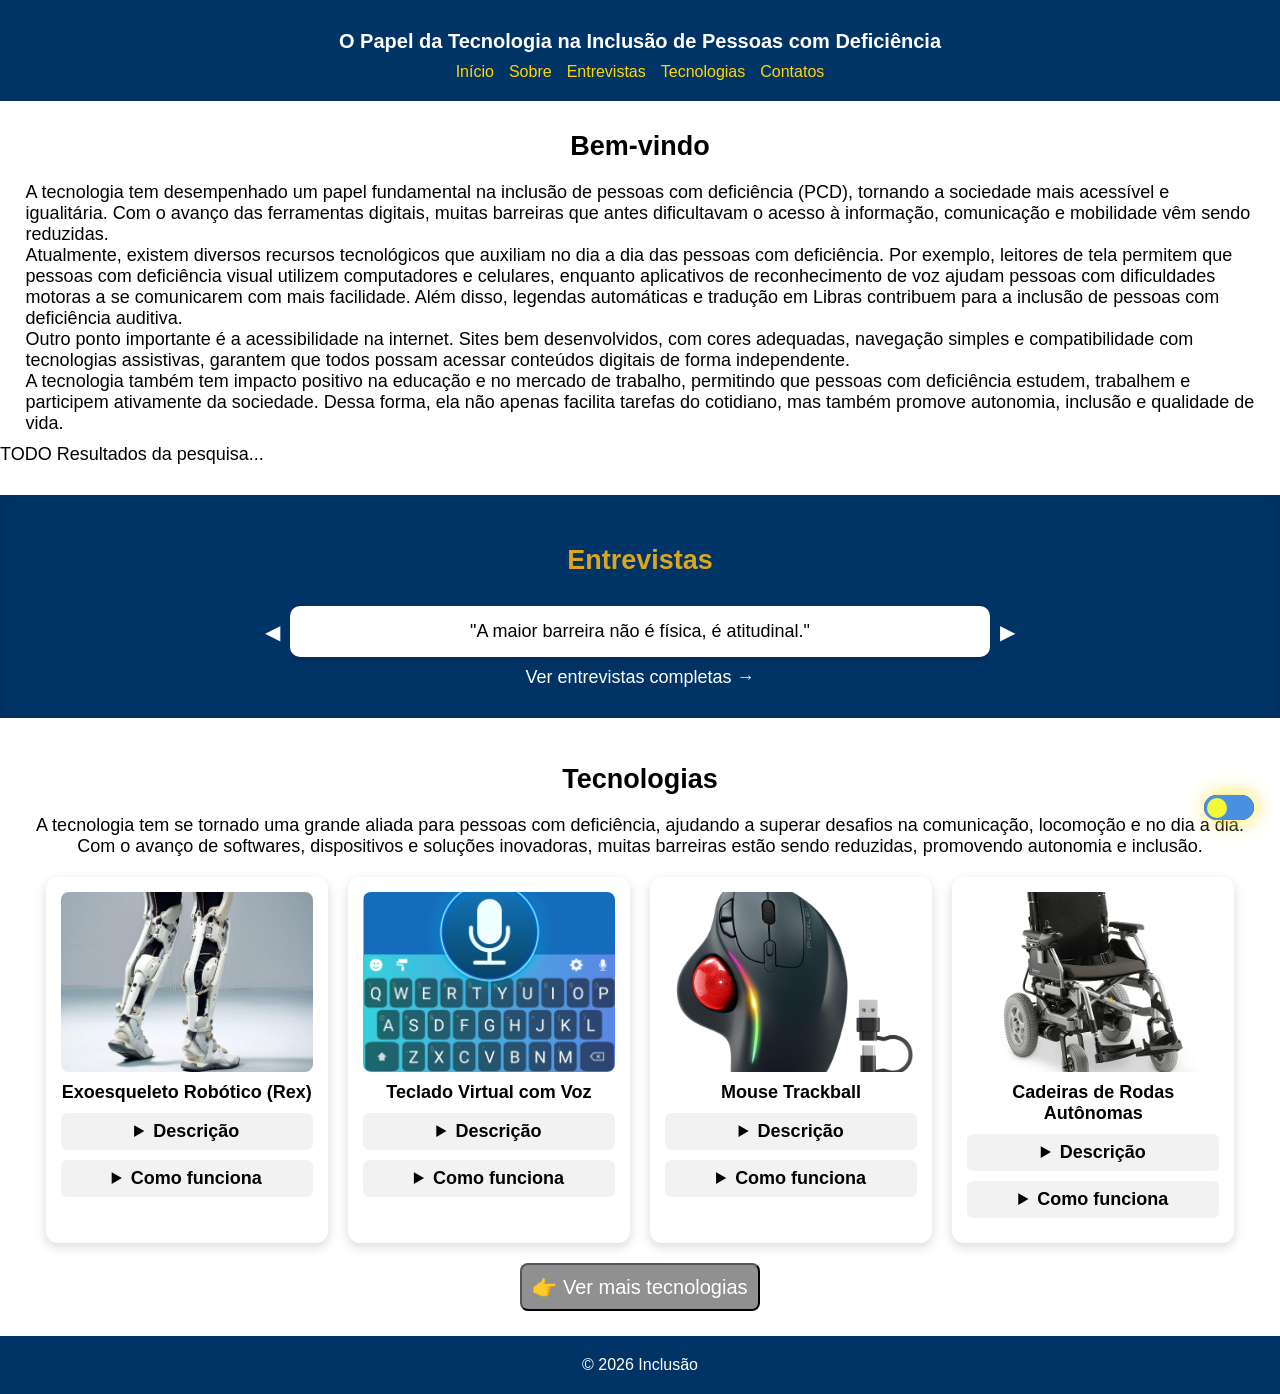
<file: index.html>
<!DOCTYPE html>
<html lang="pt-BR">
<head>
    <meta charset="UTF-8">
    <meta name="viewport" content="width=device-width, initial-scale=1.0">
    <title>Início</title>
    <link rel="stylesheet" href="css/style.css">
    <link rel="stylesheet" href="css/dark_mode.css">
</head>

<body data-theme="default">

    <header>
        <h1>O Papel da Tecnologia na Inclusão de Pessoas com Deficiência</h1>
        <nav>
            <ul>
                <li><a href="index.html">Início</a></li>
                <li><a href="Sobre.html">Sobre</a></li>
                <li><a href="entrevistas.html">Entrevistas</a></li>
                <li><a href="tecnologia.html">Tecnologias</a></li>
                <li><a href="Contato.html">Contatos</a></li>
            </ul>
        </nav>
        
        <div class="switch">
            <input type="checkbox" id="dark-mode">
            <label for="dark-mode" class="slider"></label>
        </div>
    </header>

    <main>
        <!-- ========== -->
        <!-- Introdução -->
        <!-- ========== -->
        <section class="intro">
            <h2>Bem-vindo</h2>
            <p>
                A tecnologia tem desempenhado um papel fundamental na inclusão de pessoas com deficiência (PCD), tornando a sociedade mais acessível e igualitária. Com o avanço das ferramentas digitais, muitas barreiras que antes dificultavam o acesso à informação, comunicação e mobilidade vêm sendo reduzidas.
            </p>
            <p>
                Atualmente, existem diversos recursos tecnológicos que auxiliam no dia a dia das pessoas com deficiência. Por exemplo, leitores de tela permitem que pessoas com deficiência visual utilizem computadores e celulares, enquanto aplicativos de reconhecimento de voz ajudam pessoas com dificuldades motoras a se comunicarem com mais facilidade. Além disso, legendas automáticas e tradução em Libras contribuem para a inclusão de pessoas com deficiência auditiva.
            </p>
            <p>
                Outro ponto importante é a acessibilidade na internet. Sites bem desenvolvidos, com cores adequadas, navegação simples e compatibilidade com tecnologias assistivas, garantem que todos possam acessar conteúdos digitais de forma independente.
            </p>
            <p>
                A tecnologia também tem impacto positivo na educação e no mercado de trabalho, permitindo que pessoas com deficiência estudem, trabalhem e participem ativamente da sociedade. Dessa forma, ela não apenas facilita tarefas do cotidiano, mas também promove autonomia, inclusão e qualidade de vida.
            </p>
        </section>

        <section>
            TODO
            Resultados da pesquisa...
        </section>

        <!-- =========== -->
        <!-- Entrevistas -->
        <!-- =========== -->
        <section class="entrevistas">
            <h2>Entrevistas</h2>

            <div class="carrossel">

                <button class="prev">◀</button>

                <div class="carrossel-container">
                    
                    <div class="slide active">
                        <p>"A maior barreira não é física, é atitudinal."</p>
                    </div>

                    <div class="slide">
                        <p>"Tecnologia nenhuma substitui a experiência humana."</p>
                    </div>

                    <div class="slide">
                        <p>"A acessibilidade não é favor, é equidade."</p>
                    </div>

                </div>

                <button class="next">▶</button>
            </div>

            <a href="entrevistas.html" class="ver-mais">
                Ver entrevistas completas →
            </a>
        </section>


        <!-- =========== -->
        <!-- Tecnologias -->
        <!-- =========== -->
        <section class="tecnologia">
            <h2>Tecnologias</h2>

            <p>A tecnologia tem se tornado uma grande aliada para pessoas com deficiência, ajudando a superar desafios na comunicação, locomoção e no dia a dia. Com o avanço de softwares, dispositivos e soluções inovadoras, muitas barreiras estão sendo reduzidas, promovendo autonomia e inclusão.</p>

            <div class="container">

                <article class="card-tecnologia">

                    <img src="imagens/Pernas robo.png" alt="Pernas de um robô" class="img-tecnologia">

                    <div class="texto-tecnologia">
                        <h4>Exoesqueleto Robótico (Rex)</h4>

                        <details>
                            <summary>Descrição</summary>
                            <p>
                                Amplia a força física do usuário, ajudando pessoas com limitações motoras a realizarem movimentos com mais facilidade.
                            </p>
                        </details>
                        <details>
                            <summary>Como funciona</summary>
                            <p>
                                Sensores captam os sinais elétricos enviados pelo cérebro aos músculos. O sistema interpreta esses sinais e potencializa o movimento, podendo aumentar a força em até 10 vezes.
                            </p>
                        </details>
                    </div>
                </article>
                
                <article class="card-tecnologia">
                    <img src="imagens/teclado-virtual-voz.png" alt="teclado virtual" class="img-tecnologia">
                    <div class="texto-tecnologia">
                        <h4>Teclado Virtual com Voz</h4>
                        <details>
                            <summary>Descrição</summary>
                            <p>
                                Permite que pessoas com dificuldades de fala se comuniquem por meio de texto e áudio.
                            </p>
                        </details>
                        <details>
                            <summary>Como funciona</summary>
                            <p>
                                O usuário digita ou seleciona frases prontas, e o sistema transforma o texto em fala através de um sintetizador de voz.
                            </p>
                        </details>
                    </div>
                </article>
                
                <article class="card-tecnologia">
                    <img src="imagens/mouse-trackball.jpg" alt="Mouse Trackball" class="img-tecnologia">
                    <div class="texto-tecnologia">
                        <h4>Mouse Trackball</h4>
                        <details>
                            <summary>Descrição</summary>
                            <p>
                                Alternativa ao mouse tradicional, ideal para quem tem dificuldade de coordenação motora.
                            </p>
                        </details>
                        <details>
                            <summary>Como funciona</summary>
                            <p>
                                O cursor é controlado por uma esfera giratória, exigindo menos esforço e movimento do usuário.
                            </p>
                        </details>
                    </div>
                </article>
                
                <article class="card-tecnologia">
                    <img src="imagens/cadeira.png" alt="Cadeiras de Rodas Autônomas" class="img-tecnologia">
                    <div class="texto-tecnologia">
                        <h4>Cadeiras de Rodas Autônomas</h4>
                        <details>
                            <summary>Descrição</summary>
                            <p>
                                Facilitam a locomoção com navegação inteligente e segura.
                            </p>
                        </details>
                        <details>
                            <summary>Como funciona</summary>
                            <p>
                                Utilizam inteligência artificial para mapear o ambiente e desviar de obstáculos em tempo real.
                            </p>
                        </details>
                    </div>
                </article>
            </div><!--container-->

            <button><a href="tecnologia.html">👉 Ver mais tecnologias</a></button>
        </section>

    </main>

    <footer>
        <p>© 2026 Inclusão</p>
    </footer>
</body>

<script src="js/acessibility.js"></script>
</html>
</file>
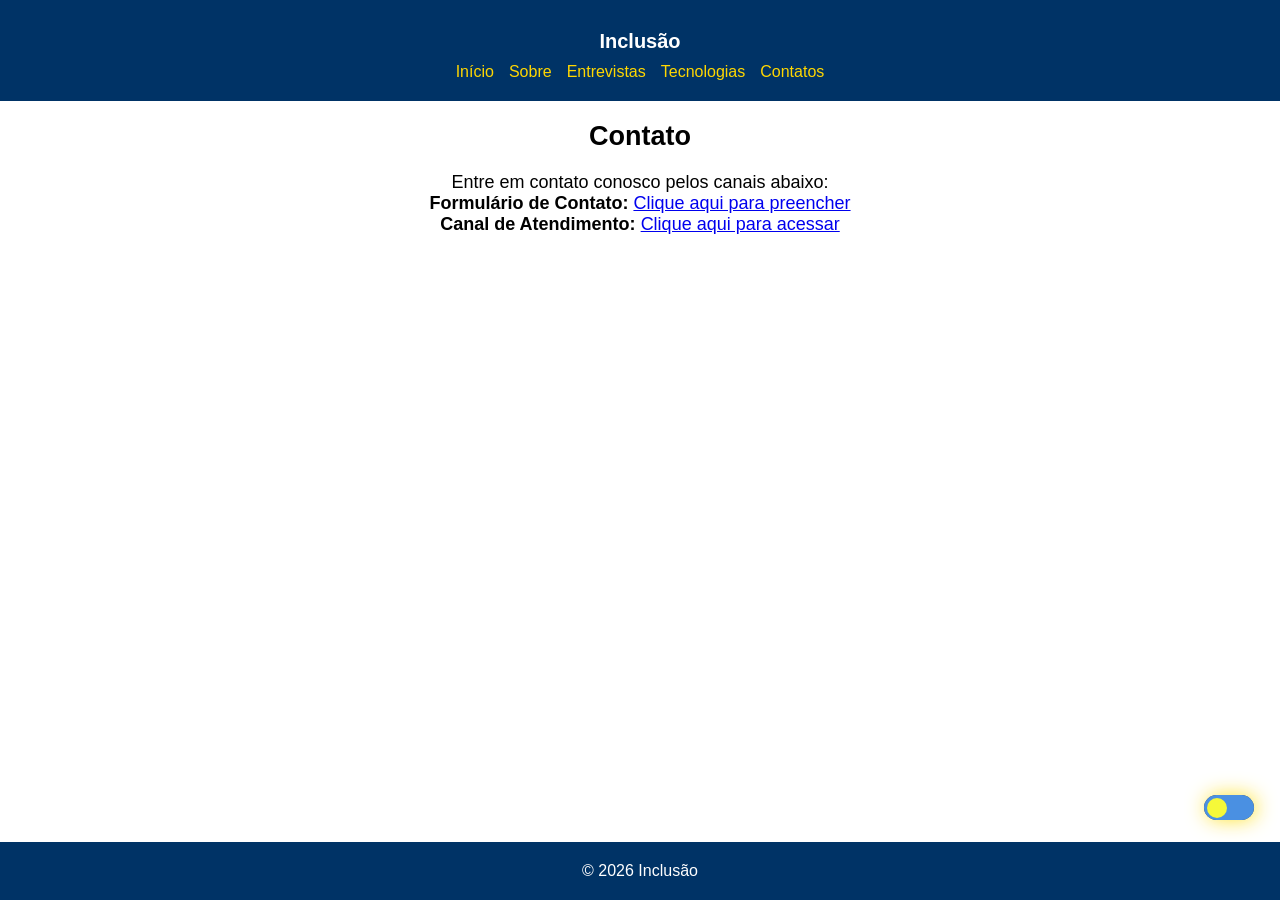
<file: Contato.html>
<!DOCTYPE html>
<html lang="pt-BR">
<head>
    <meta charset="UTF-8">
    <meta name="viewport" content="width=device-width, initial-scale=1.0">
    <title>Contato</title>
    <link rel="stylesheet" href="css/style.css">
    <link rel="stylesheet" href="css/dark_mode.css">
</head>

<body data-theme="default">

    <header>
        <h1>Inclusão</h1>
        <nav>
            <ul>
                <li><a href="index.html">Início</a></li>
                <li><a href="Sobre.html">Sobre</a></li>
                <li><a href="entrevistas.html">Entrevistas</a></li>
                <li><a href="tecnologia.html">Tecnologias</a></li>
                <li><a href="Contato.html">Contatos</a></li>
            </ul>
        </nav>

        <div class="switch">
            <input type="checkbox" id="dark-mode">
            <label for="dark-mode" class="slider"></label>
        </div>
    </header>

    <main>
        <h2>Contato</h2>

        <p>Entre em contato conosco pelos canais abaixo:</p>

        <p>
            <strong>Formulário de Contato:</strong>
            <a href="https://docs.google.com/forms/d/e/1FAIpQLSdudVORscIf21CtVWi2OP9rBy6Uv0puRewcEjhUPl1iud_RRw/viewform?usp=header" target="_blank">
                Clique aqui para preencher
            </a>
        </p>

        <p>
            <strong>Canal de Atendimento:</strong>
            <a href="https://www.cruzeirodosul.edu.br/a-cruzeiro-do-sul/canais-de-atendimento/" target="_blank">
                Clique aqui para acessar
            </a>
        </p>

    </main>

    <footer>
        <p>© 2026 Inclusão</p>
    </footer>

</body>

<script src="js/acessibility.js"></script>
</html>
</file>
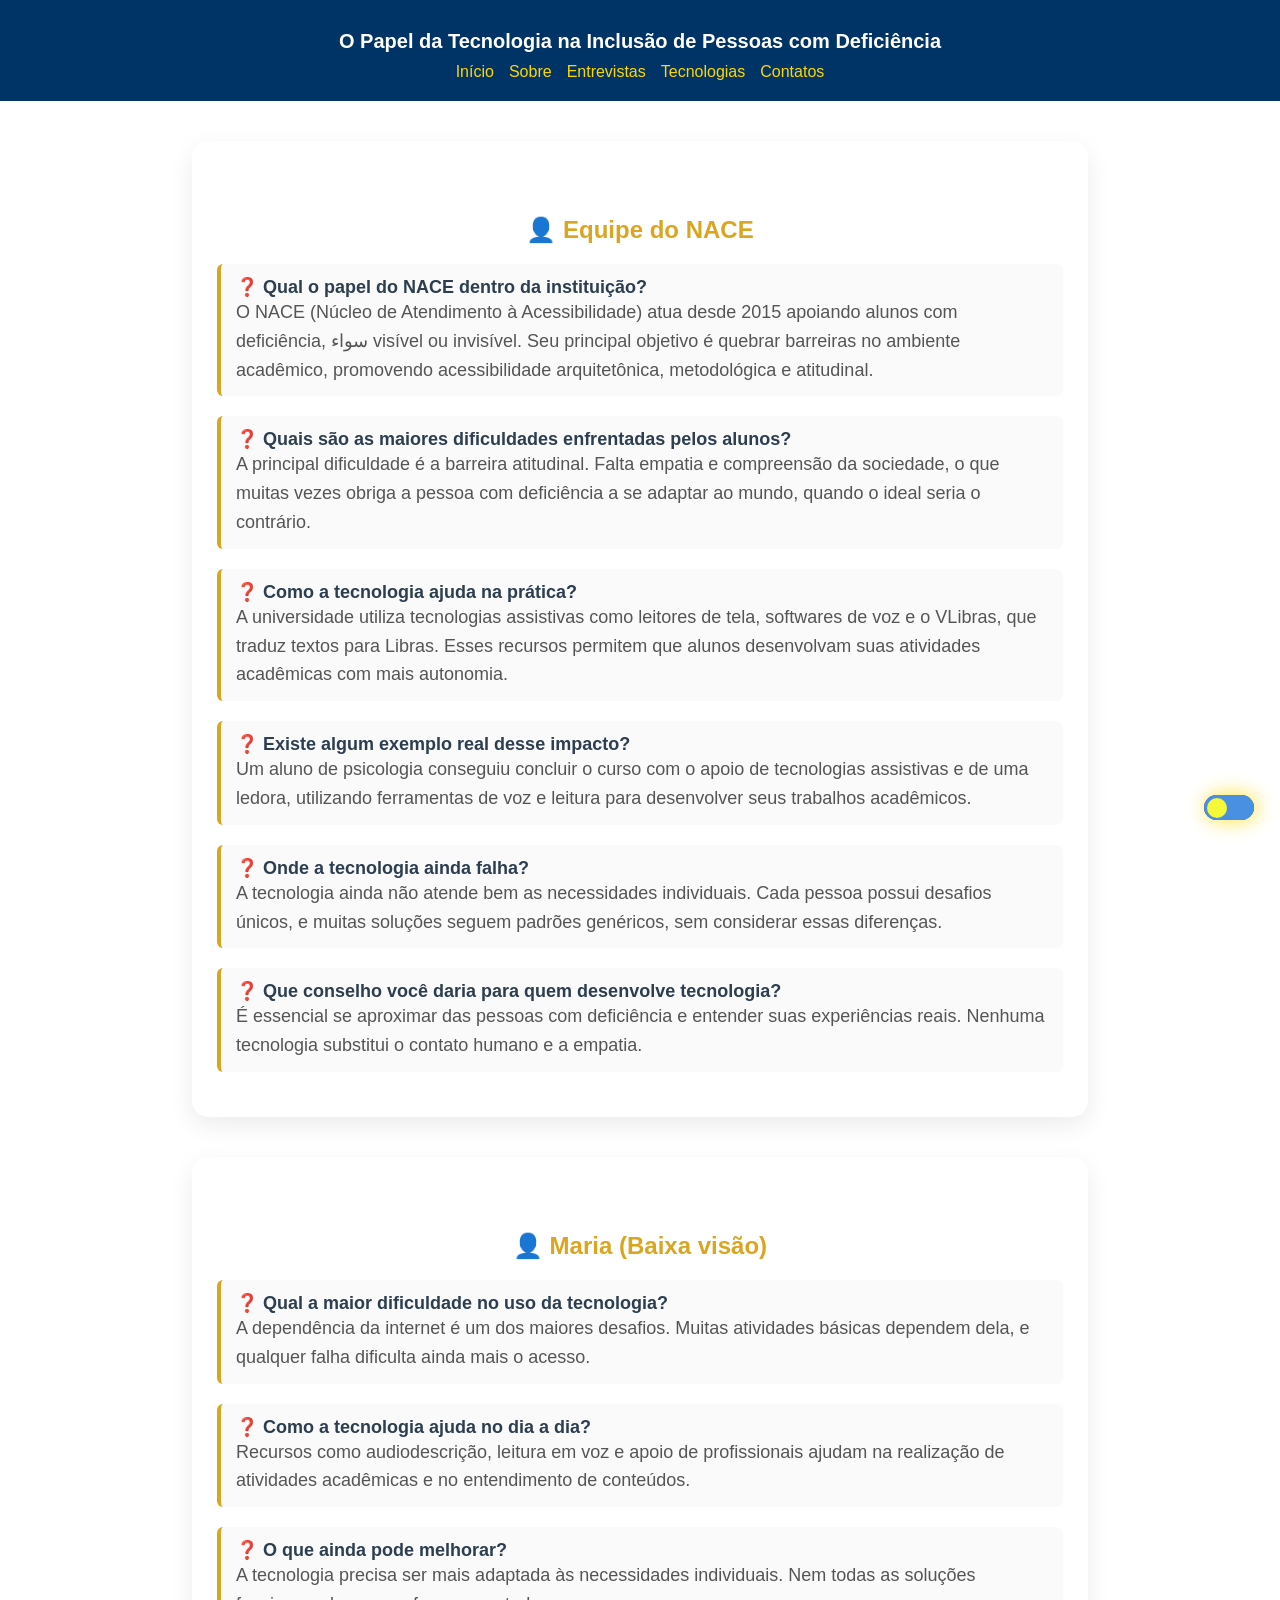
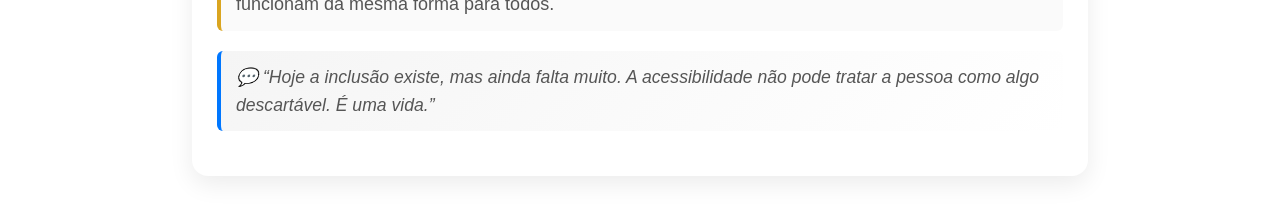
<file: entrevistas.html>
<!DOCTYPE html>
<html lang="pt-BR">
<head>
    <meta charset="UTF-8">
    <meta name="viewport" content="width=device-width, initial-scale=1.0">
    <title>Entrevistas</title>
    <link rel="stylesheet" href="css/style.css">
    <link rel="stylesheet" href="css/dark_mode.css">
</head>

<body data-theme="default">
    <header>
        <h1>O Papel da Tecnologia na Inclusão de Pessoas com Deficiência</h1>
        <nav>
            <ul>
                <li><a href="index.html">Início</a></li>
                <li><a href="Sobre.html">Sobre</a></li>
                <li><a href="entrevistas.html">Entrevistas</a></li>
                <li><a href="tecnologia.html">Tecnologias</a></li>
                <li><a href="Contato.html">Contatos</a></li>
            </ul>
        </nav>
        
        <div class="switch">
            <input type="checkbox" id="dark-mode">
            <label for="dark-mode" class="slider"></label>
        </div>
    </header>

    <main>
        <section class="entrevistado">
            <h3>👤 Equipe do NACE</h3>
            <div class="qa">
                <p class="pergunta">❓ Qual o papel do NACE dentro da instituição?</p>
                <p class="resposta">
                    O NACE (Núcleo de Atendimento à Acessibilidade) atua desde 2015 apoiando alunos com deficiência, سواء visível ou invisível. Seu principal objetivo é quebrar barreiras no ambiente acadêmico, promovendo acessibilidade arquitetônica, metodológica e atitudinal.
                </p>
            </div>
            <div class="qa">
                <p class="pergunta">❓ Quais são as maiores dificuldades enfrentadas pelos alunos?</p>
                <p class="resposta">
                    A principal dificuldade é a barreira atitudinal. Falta empatia e compreensão da sociedade, o que muitas vezes obriga a pessoa com deficiência a se adaptar ao mundo, quando o ideal seria o contrário.
                </p>
            </div>
            <div class="qa">
                <p class="pergunta">❓ Como a tecnologia ajuda na prática?</p>
                <p class="resposta">
                    A universidade utiliza tecnologias assistivas como leitores de tela, softwares de voz e o VLibras, que traduz textos para Libras. Esses recursos permitem que alunos desenvolvam suas atividades acadêmicas com mais autonomia.
                </p>
            </div>
            <div class="qa">
                <p class="pergunta">❓ Existe algum exemplo real desse impacto?</p>
                <p class="resposta">
                    Um aluno de psicologia conseguiu concluir o curso com o apoio de tecnologias assistivas e de uma ledora, utilizando ferramentas de voz e leitura para desenvolver seus trabalhos acadêmicos.
                </p>
            </div>
            <div class="qa">
                <p class="pergunta">❓ Onde a tecnologia ainda falha?</p>
                <p class="resposta">
                    A tecnologia ainda não atende bem as necessidades individuais. Cada pessoa possui desafios únicos, e muitas soluções seguem padrões genéricos, sem considerar essas diferenças.
                </p>
            </div>
            <div class="qa">
                <p class="pergunta">❓ Que conselho você daria para quem desenvolve tecnologia?</p>
                <p class="resposta">
                    É essencial se aproximar das pessoas com deficiência e entender suas experiências reais. Nenhuma tecnologia substitui o contato humano e a empatia.
                </p>
            </div>
        </section>
        <section class="entrevistado">
            <h3>👤 Maria (Baixa visão)</h3>
            <div class="qa">
                <p class="pergunta">❓ Qual a maior dificuldade no uso da tecnologia?</p>
                <p class="resposta">
                    A dependência da internet é um dos maiores desafios. Muitas atividades básicas dependem dela, e qualquer falha dificulta ainda mais o acesso.
                </p>
            </div>
            <div class="qa">
                <p class="pergunta">❓ Como a tecnologia ajuda no dia a dia?</p>
                <p class="resposta">
                    Recursos como audiodescrição, leitura em voz e apoio de profissionais ajudam na realização de atividades acadêmicas e no entendimento de conteúdos.
                </p>
            </div>
            <div class="qa">
                <p class="pergunta">❓ O que ainda pode melhorar?</p>
                <p class="resposta">
                    A tecnologia precisa ser mais adaptada às necessidades individuais. Nem todas as soluções funcionam da mesma forma para todos.
                </p>
            </div>
            <div class="qa destaque">
                <p class="resposta">
                    💬 “Hoje a inclusão existe, mas ainda falta muito. A acessibilidade não pode tratar a pessoa como algo descartável. É uma vida.”
                </p>
            </div>
        </section>
    </main>

</body>

<script src="js/acessibility.js"></script>
</html>
</file>
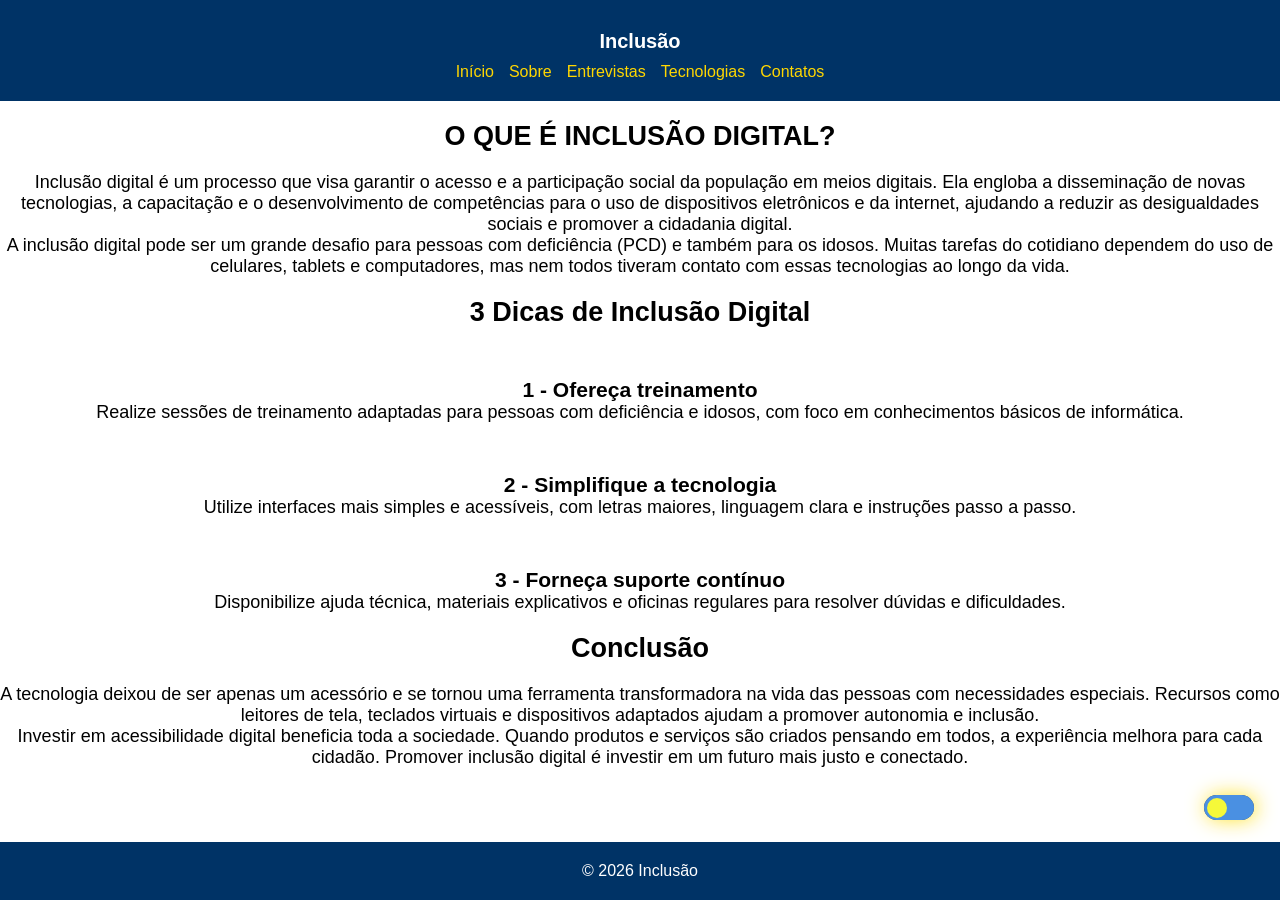
<file: Sobre.html>
<!DOCTYPE html>
<html lang="pt-BR">
<head>
    <meta charset="UTF-8">
    <meta name="viewport" content="width=device-width, initial-scale=1.0">
    <title>Sobre</title>
    <link rel="stylesheet" href="css/style.css">
    <link rel="stylesheet" href="css/dark_mode.css">
</head>

<body data-theme="default">

    <header>
        <h1>Inclusão</h1>
        <nav>
            <ul>
                <li><a href="index.html">Início</a></li>
                <li><a href="Sobre.html">Sobre</a></li>
                <li><a href="entrevistas.html">Entrevistas</a></li>
                <li><a href="tecnologia.html">Tecnologias</a></li>
                <li><a href="Contato.html">Contatos</a></li>
            </ul>
        </nav>

        <div class="switch">
            <input type="checkbox" id="dark-mode">
            <label for="dark-mode" class="slider"></label>
        </div>
    </header>

    <main>
        <h2>O QUE É INCLUSÃO DIGITAL?</h2>

        <p>
            Inclusão digital é um processo que visa garantir o acesso e a participação social da
            população em meios digitais. Ela engloba a disseminação de novas tecnologias, a
            capacitação e o desenvolvimento de competências para o uso de dispositivos
            eletrônicos e da internet, ajudando a reduzir as desigualdades sociais e promover
            a cidadania digital.
        </p>

        <p>
            A inclusão digital pode ser um grande desafio para pessoas com deficiência (PCD)
            e também para os idosos. Muitas tarefas do cotidiano dependem do uso de celulares,
            tablets e computadores, mas nem todos tiveram contato com essas tecnologias ao
            longo da vida.
        </p>

        <h2>3 Dicas de Inclusão Digital</h2>

        <h3>1 - Ofereça treinamento</h3>
        <p>
            Realize sessões de treinamento adaptadas para pessoas com deficiência e idosos,
            com foco em conhecimentos básicos de informática.
        </p>

        <h3>2 - Simplifique a tecnologia</h3>
        <p>
            Utilize interfaces mais simples e acessíveis, com letras maiores, linguagem clara
            e instruções passo a passo.
        </p>

        <h3>3 - Forneça suporte contínuo</h3>
        <p>
            Disponibilize ajuda técnica, materiais explicativos e oficinas regulares para
            resolver dúvidas e dificuldades.
        </p>

        <h2>Conclusão</h2>

        <p>
            A tecnologia deixou de ser apenas um acessório e se tornou uma ferramenta
            transformadora na vida das pessoas com necessidades especiais. Recursos como
            leitores de tela, teclados virtuais e dispositivos adaptados ajudam a promover
            autonomia e inclusão.
        </p>

        <p>
            Investir em acessibilidade digital beneficia toda a sociedade. Quando produtos e
            serviços são criados pensando em todos, a experiência melhora para cada cidadão.
            Promover inclusão digital é investir em um futuro mais justo e conectado.
        </p>
    </main>

    <footer>
        <p>© 2026 Inclusão</p>
    </footer>

</body>

<script src="js/acessibility.js"></script>
</html>
</file>
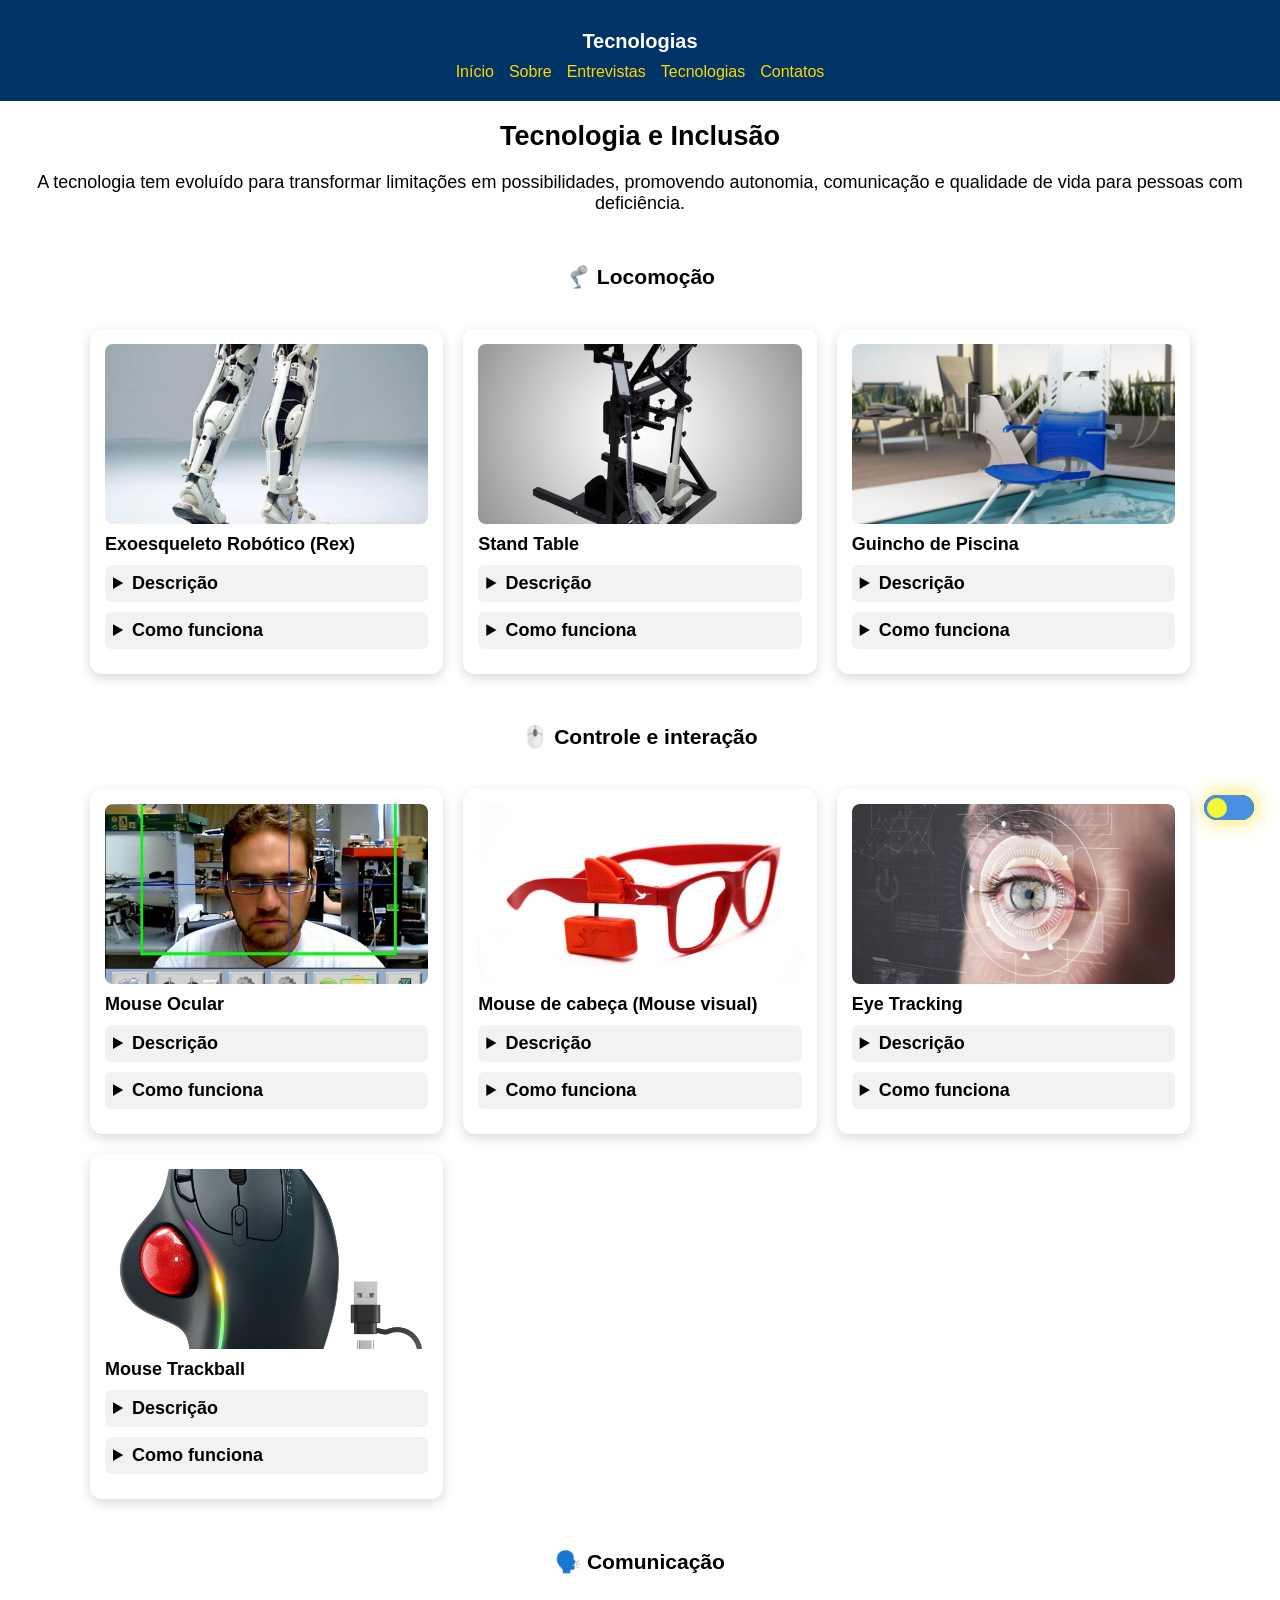
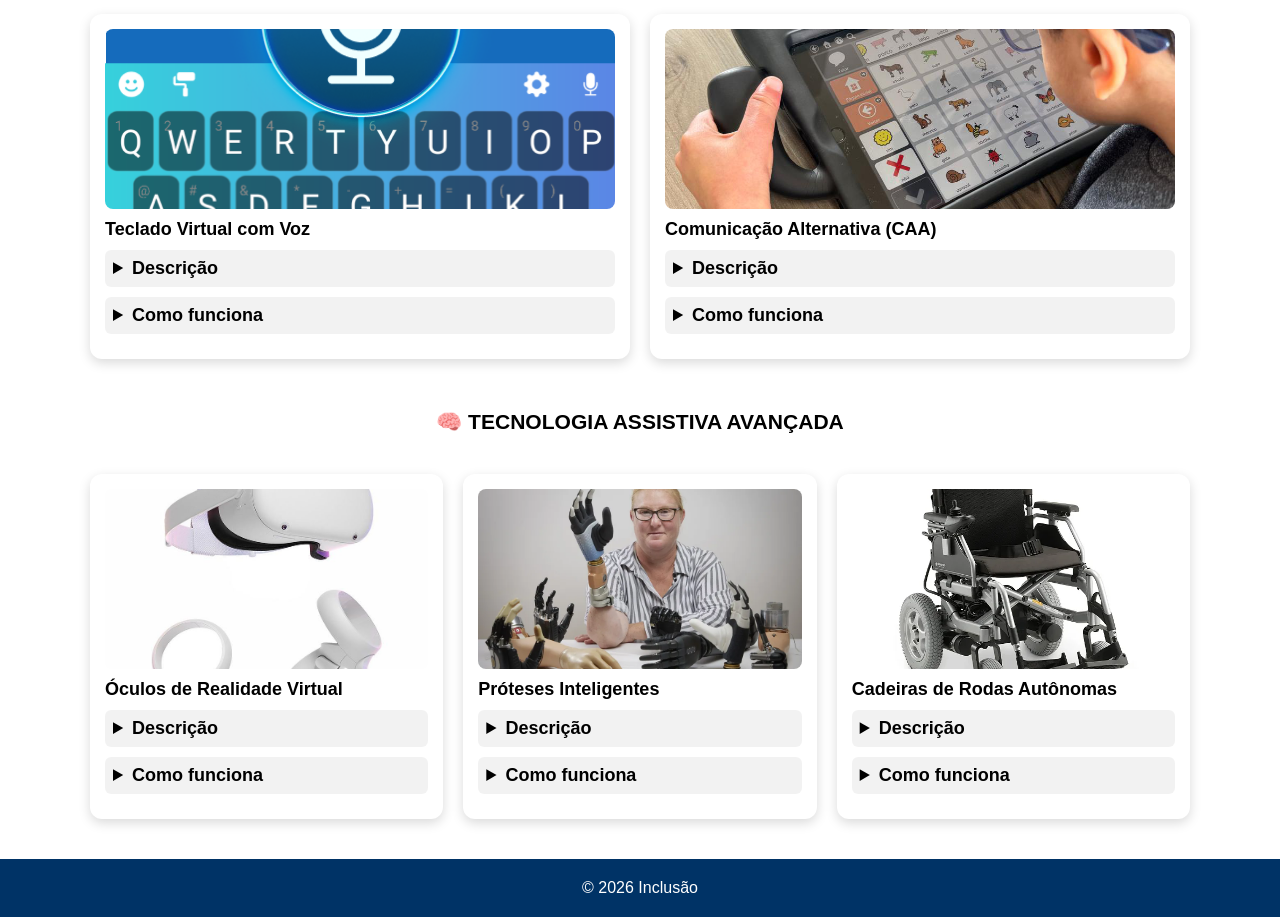
<file: tecnologia.html>
<!DOCTYPE html>
<html lang="pt-BR">
<head>
    <meta charset="UTF-8">
    <meta name="viewport" content="width=device-width, initial-scale=1.0">
    <title>Tecnologias</title>
    <link rel="stylesheet" href="css/style.css">
    <link rel="stylesheet" href="css/dark_mode.css">
</head>

<body data-theme="default">

    <header>
        <h1>Tecnologias</h1>
        <nav>
            <ul>
                <li><a href="index.html">Início</a></li>
                <li><a href="Sobre.html">Sobre</a></li>
                <li><a href="entrevistas.html">Entrevistas</a></li>
                <li><a href="tecnologia.html">Tecnologias</a></li>
                <li><a href="Contato.html">Contatos</a></li>
            </ul>
        </nav>

        <div class="switch">
            <input type="checkbox" id="dark-mode">
            <label for="dark-mode" class="slider"></label>
        </div>
    </header>

<main>
    <h2>Tecnologia e Inclusão</h2>
    <p>A tecnologia tem evoluído para transformar limitações em possibilidades, promovendo autonomia, comunicação e qualidade de vida para pessoas com deficiência.</p>


    <h3>🦿 Locomoção</h3>
    <section class="categoria">

        <!-- Tecnologia 1 -->
        <article class="card-tecnologia">

            <img src="imagens/Pernas robo.png" alt="Pernas de um robô" class="img-tecnologia">

            <div class="texto-tecnologia">
                <h4>Exoesqueleto Robótico (Rex)</h4>

                <details>
                    <summary>Descrição</summary>
                    <p>
                        Amplia a força física do usuário, ajudando pessoas com limitações motoras a realizarem movimentos com mais facilidade.
                    </p>
                </details>
                <details>
                    <summary>Como funciona</summary>
                    <p>
                        Sensores captam os sinais elétricos enviados pelo cérebro aos músculos. O sistema interpreta esses sinais e potencializa o movimento, podendo aumentar a força em até 10 vezes.
                    </p>
                </details>
            </div>
        </article>

        <!-- Tecnologia 2 -->
        <article class="card-tecnologia">
            <img src="imagens/stand-table.png" alt="Stand Table" class="img-tecnologia">

            <div class="texto-tecnologia">
                <h4>Stand Table</h4>

                <details>
                    <summary>Descrição</summary>
                    <p>
                        Equipamento que permite que pessoas em cadeira de rodas fiquem em pé, melhorando a circulação e qualidade de vida.
                    </p>
                </details>
                <details>
                    <summary>Como funciona</summary>
                    <p>
                        Funciona de forma semelhante a uma cadeira de rodas, mas permite elevar o usuário à posição ereta. O controle é feito manualmente pelos braços.
                    </p>
                </details>
            </div>
        </article>

        <!-- Tecnologia 3 -->
        <article class="card-tecnologia">
            <img src="imagens/guincho-piscina.png" alt="Guincho de Piscina" class="img-tecnologia">

            <div class="texto-tecnologia">
                <h4>Guincho de Piscina</h4>
                
                <details>
                    <summary>Descrição</summary>
                    <p>
                        Facilita o acesso de pessoas com deficiência física a piscinas, promovendo inclusão em atividades de lazer.
                    </p>
                </details>
                <details>
                    <summary>Como funciona</summary>
                    <p>
                        Uma cadeira acoplada a um sistema elétrico levanta e abaixa o usuário com segurança, permitindo a entrada e saída da água.
                    </p>
                </details>
            </div>
        </article>
    </section>
   
    <h3>🖱️ Controle e interação</h3>
    <section class="categoria">

        <!-- Tecnologia 4 -->
        <article class="card-tecnologia">

            <img src="imagens/mouse ocular.png" alt="Mouse ocular" class="img-tecnologia">

            <div class="texto-tecnologia">
                <h4>Mouse Ocular</h4>

                <details>
                    <summary>Descrição</summary>
                    <p>
                        Permite controlar o computador apenas com os movimentos dos olhos, sendo ideal para pessoas com mobilidade reduzida.
                    </p>
                </details>
                <details>
                    <summary>Como funciona</summary>
                    <p>
                        Sensores captam os movimentos oculares e os transformam em comandos para o computador, permitindo mover o cursor e clicar.
                    </p>
                </details>
            </div>
        </article>


        <!-- Tecnologia 5 -->
        <article class="card-tecnologia">

            <img src="imagens/mouse-de-cabeca.jpg" alt="Mouse de cabeça" class="img-tecnologia">

            <div class="texto-tecnologia">
                <h4>Mouse de cabeça (Mouse visual)</h4>

                <details>
                    <summary>Descrição</summary>
                    <p>
                        Possibilita o controle do cursor usando movimentos da cabeça.
                    </p>
                </details>
                <details>
                    <summary>Como funciona</summary>
                    <p>
                        Uma webcam identifica pontos do rosto e traduz os movimentos em comandos, substituindo o uso do mouse tradicional.
                    </p>
                </details>
            </div>
        </article>


        <!-- Tecnologia 6 -->
        <article class="card-tecnologia">
            <img src="imagens/eyetracking.jpg" alt="Eye Tracking" class="img-tecnologia">
            <div class="texto-tecnologia">
                <h4>Eye Tracking</h4>
                <details>
                    <summary>Descrição</summary>
                    <p>
                        Tecnologia que rastreia o movimento dos olhos para controlar dispositivos, ideal para pessoas com mobilidade limitada.
                    </p>
                </details>
                <details>
                    <summary>Como funciona</summary>
                    <p>
                        Câmeras e sensores detectam para onde o usuário está olhando e transformam isso em ações, como clicar ou navegar.
                    </p>
                </details>
            </div>
        </article>


         <!-- Tecnologia 7 -->
        <article class="card-tecnologia">
            <img src="imagens/mouse-trackball.jpg" alt="Mouse Trackball" class="img-tecnologia">
            <div class="texto-tecnologia">
                <h4>Mouse Trackball</h4>
                <details>
                    <summary>Descrição</summary>
                    <p>
                        Alternativa ao mouse tradicional, ideal para quem tem dificuldade de coordenação motora.
                    </p>
                </details>
                <details>
                    <summary>Como funciona</summary>
                    <p>
                        O cursor é controlado por uma esfera giratória, exigindo menos esforço e movimento do usuário.
                    </p>
                </details>
            </div>
        </article>

    </section>


    <h3>🗣️ Comunicação</h3>
    <section class="categoria">

        <!-- Tecnologia 8 -->
        <article class="card-tecnologia">
            <img src="imagens/teclado-virtual-voz.png" alt="teclado virtual" class="img-tecnologia">
            <div class="texto-tecnologia">
                <h4>Teclado Virtual com Voz</h4>
                <details>
                    <summary>Descrição</summary>
                    <p>
                        Permite que pessoas com dificuldades de fala se comuniquem por meio de texto e áudio.
                    </p>
                </details>
                <details>
                    <summary>Como funciona</summary>
                    <p>
                        O usuário digita ou seleciona frases prontas, e o sistema transforma o texto em fala através de um sintetizador de voz.
                    </p>
                </details>
            </div>
        </article>


        <!-- Tecnologia 9 -->
        <article class="card-tecnologia">
            <img src="imagens/CAA.png" alt="Comunicação Alternativa" class="img-tecnologia">
            <div class="texto-tecnologia">
                <h4>Comunicação Alternativa (CAA)</h4>
                <details>
                    <summary>Descrição</summary>
                    <p>
                        Ajuda pessoas não verbais a se expressarem utilizando imagens, símbolos e sons.
                    </p>
                </details>
                <details>
                    <summary>Como funciona</summary>
                    <p>
                        Aplicativos exibem figuras e palavras que representam ideias, permitindo a construção de frases e comunicação.
                    </p>
                </details>
            </div>
        </article>
    </section>

    <h3>🧠 TECNOLOGIA ASSISTIVA AVANÇADA</h3>
    <section class="categoria">

        <!-- Tecnologia 10 -->
        <article class="card-tecnologia">
            <img src="imagens/oculos-vr.jpg" alt="Óculos de Realidade Virtual" class="img-tecnologia">
            <div class="texto-tecnologia">
                <h4>Óculos de Realidade Virtual</h4 >
                <details>
                    <summary>Descrição</summary>
                    <p>
                        Simulam ambientes reais para ajudar no desenvolvimento de autonomia e adaptação social.
                    </p>
                </details>
                <details>
                    <summary>Como funciona</summary>
                    <p>
                        Criam experiências imersivas, como trajetos urbanos, permitindo que o usuário pratique situações do dia a dia com segurança.
                    </p>
                </details>
            </div>
        </article>


        <!-- Tecnologia 11 -->
        <article class="card-tecnologia">
            <img src="imagens/protese.png" alt="Proteses Inteligentes" class="img-tecnologia">
            <div class="texto-tecnologia">
                <h4>Próteses Inteligentes</h4>
                <details>
                    <summary>Descrição</summary>
                    <p>
                        Substituem membros do corpo com movimentos mais naturais e precisos.
                    </p>
                </details>
                <details>
                    <summary>Como funciona</summary>
                    <p>
                        Sensores e algoritmos interpretam os movimentos do corpo e ajustam automaticamente força e velocidade.
                    </p>
                </details>
            </div>
        </article>


        <!-- Tecnologia 12 -->
        <article class="card-tecnologia">
            <img src="imagens/cadeira.png" alt="Cadeiras de Rodas Autônomas" class="img-tecnologia">
            <div class="texto-tecnologia">
                <h4>Cadeiras de Rodas Autônomas</h4>
                <details>
                    <summary>Descrição</summary>
                    <p>
                        Facilitam a locomoção com navegação inteligente e segura.
                    </p>
                </details>
                <details>
                    <summary>Como funciona</summary>
                    <p>
                        Utilizam inteligência artificial para mapear o ambiente e desviar de obstáculos em tempo real.
                    </p>
                </details>
            </div>
        </article>
    </section>
    
</main>


    <footer>
        <p>© 2026 Inclusão</p>
    </footer>

</body>

<script src="js/acessibility.js"></script>
</html>
</file>
<file: css/style.css>
*{
    box-sizing: border-box;
    padding: 0;
    margin: 0;
}

:root{
    --blue-bg: #036;
}

body {
    display: flex;
    min-height: 100vh;
    flex-direction: column;
    font-family: Verdana, Arial, sans-serif;
}

/* ================== */
/*       HEADER       */
/* ================== */
header {
    width: 100%;
    padding: 20px;
    background-color: #003366;
    color: white;
    text-align: center;
}

header h1 {
    font-size: 20px;
    padding: 10px;
}

nav ul {
    display: flex;
    justify-content: center;
    gap: 15px;
    list-style: none;
}

nav a {
    color: #FFD700;
    text-decoration: none;
}

nav a:hover,
nav a:focus {
    outline: 2px solid white;
}

/* ================== */
/*       MAIN         */
/* ================== */
main {
    flex: 1;
    font-size: 18px;
}

.intro{
    width: 100%;
    padding: 10px 2%;
}

/* ================== */
/*   ENTREVISTAS      */
/* ================== */
.entrevistas{
    width: 100%;
    padding: 30px 10px;
    margin-top: 30px;
    text-align: center;
    background-color: var(--blue-bg);
    box-shadow: inset 0px 0px 10px rgba(0, 0, 0, 0.1);
}

.entrevistas h2{
    color: goldenrod;
}

.carrossel {
    display: flex;
    align-items: center;
    justify-content: center;
    gap: 10px;
}

.carrossel-container {
    width: 100%;
    max-width: 700px;
    overflow: hidden;
}

.slide {
    display: none;
    padding: 15px;
    margin: 10px 0;
    border-radius: 10px;
    background: var(--card-bg, #fff);
    box-shadow: 0 4px 10px rgba(0,0,0,0.1);
}

.slide.active {
    display: block;
}

.prev, .next {
    cursor: pointer;
    font-size: 20px;
    background: none;
    border: none;
    color: white;
}

.entrevistas a{
    cursor: pointer;
    text-decoration: none;
    color: #fff;
    transition: 0.2s;
}

a:hover{
    border-bottom: 2px solid white;
}

/* ================== */
/*   TECNOLOGIA       */
/* ================== */
.tecnologia{
    padding: 2%;
    text-align: center;
}

.container {
    display: grid;
    grid-template-columns: repeat(auto-fit, minmax(250px, 1fr));
    gap: 20px;
    padding: 20px;
}

.card {
    background-color: #ffffff;
    border-radius: 12px;
    padding: 20px;
    box-shadow: 0 4px 10px rgba(0,0,0,0.1);
    transition: all 0.3s ease;
}

.card:hover {
    transform: translateY(-5px);
    box-shadow: 0 8px 20px rgba(0,0,0,0.15);
}

.card h3 {
    margin-bottom: 10px;
    font-size: 18px;
}

.card p {
    font-size: 14px;
    margin-bottom: 15px;
}

.card a {
    text-decoration: none;
    color: #003366;
    font-weight: bold;
}

.tecnologia button{
    padding: 10px;
    border-radius: 8px;
    background-color: rgb(144, 144, 144);
    transition: 0.2s;
}

.tecnologia button:hover{
    transform: translateY(-5px);
}

.tecnologia a{
    font-size: 20px;
    text-decoration: none;
    color: white;
}

/* ================== */
/*     FOOTER         */
/* ================== */
footer {
    background-color: #003366;
    color: white;
    text-align: center;
    padding: 20px;
}

/* ================== */
/* TECNOLOGIA PAGE    */
/* ================== */
h2{
    text-align: center;
    margin: 20px 0;
}

main > p{
    text-align: center;
    width: 100%;
}

h3{
    text-align: center;
    margin-top: 50px;
}

.categoria {
    display: grid;
    grid-template-columns: repeat(auto-fit, minmax(300px, 1fr));
    gap: 20px;
    margin: 40px auto;
    width: 90%;
    max-width: 1100px;
}

.card-tecnologia {
    background-color: var(--card-bg, #ffffff);
    border-radius: 12px;
    padding: 15px;
    display: flex;
    flex-direction: column;
    gap: 10px;
    box-shadow: 0 4px 12px rgba(0,0,0,0.15);
    transition: transform 0.2s ease;
}

.card-tecnologia:hover {
    transform: translateY(-5px);
}

details {
    padding: 8px;
    margin: 10px 0;
    border-radius: 6px;
    background: rgba(0,0,0,0.05);
}

summary {
    cursor: pointer;
    font-weight: bold;
}

.img-tecnologia{
    width: 100%;
    height: 180px;
    object-fit: cover;
    border-radius: 8px;
}

.texto-tecnologia h4 {
    font-size: 18px;
}

.texto-tecnologia p {
    font-size: 14px;
}

/* ================== */
/* ENTREVISTAS PAGE   */
/* ================== */
.entrevistado {
    width: 70%;
    margin: 40px auto;
    padding: 25px;
    background: var(--card-bg, #ffffff);
    border-radius: 16px;
    box-shadow: 0 8px 25px rgba(0, 0, 0, 0.08);
    transition: transform 0.2s;
}

.entrevistado:hover {
    transform: scale(1.02);
}

.entrevistado h3 {
    margin-bottom: 20px;
    color: goldenrod;
    font-size: 1.5rem;
}

.qa {
    margin-bottom: 20px;
    padding: 12px 15px;
    border-left: 4px solid goldenrod;
    background: rgba(0, 0, 0, 0.02);
    border-radius: 6px;
}

.qa.destaque {
    background: linear-gradient(135deg, #f5f5f5, #ffffff);
    border-left: 4px solid #0077ff;
    font-style: italic;
    font-size: 1.1rem;
}

.pergunta {
    font-weight: bold;
    color: #2c3e50;
}

.resposta {
    color: #555;
    line-height: 1.6;
}

/* ========================= */
/*     RESPONSIVIDADE        */
/* ========================= */

@media (max-width: 1024px) {
    .carrossel-container {
        width: 90%;
    }

    .entrevistado {
        width: 90%;
    }
}

@media (max-width: 768px) {

    header h1 {
        font-size: 18px;
    }

    nav ul {
        flex-direction: column;
        gap: 10px;
    }

    main {
        font-size: 16px;
    }

    .carrossel {
        flex-direction: column;
    }

    .container {
        grid-template-columns: 1fr;
        padding: 10px;
    }

    .img-tecnologia {
        height: 150px;
    }

    .entrevistado {
        width: 95%;
        padding: 15px;
    }
}

@media (max-width: 480px) {

    header h1 {
        font-size: 16px;
    }

    main {
        font-size: 15px;
    }

    .texto-tecnologia h4 {
        font-size: 16px;
    }

    .texto-tecnologia p {
        font-size: 13px;
    }
}
</file>
<file: css/dark_mode.css>
:root{
    --bg-color: black;
    --text-color: white;
}

[data-theme="dark"]{
    background-color: #1b1b2b;
    color: white;
}

[data-theme="dark"] .entrevistas {
    background-color: #121212; /* fundo escuro padrão */
    box-shadow: inset 0px 0px 10px rgba(255, 255, 255, 0.05);
}

[data-theme="dark"] .entrevistas h2 {
    color: #FFD700; /* mantém o dourado, funciona bem no dark */
}

[data-theme="dark"] .pergunta-box {
    background-color: #1e1e1e; /* substitui var(--blue-bg) */
    color: #f1f1f1;

    box-shadow: 2px 2px 12px rgba(0, 0, 0, 0.8);
}

[data-theme="dark"] .tecnologia-card {
    background-color: #1e1e1e;
    color: white;
    box-shadow: 0 4px 10px rgba(255,255,255,0.1);
}

.switch{
    position: fixed;
    bottom: 80px;
    right: 2%;

    width: 50px;
    height: 25px;

    border-radius: 25px;
    background-color: #444;
    box-shadow: 2px 0px 20px rgba(255, 226, 40, 0.959);
}

.switch input{
    display: none;
}

.slider{
    position: absolute;
    left: 0;
    cursor: pointer;
    background-color: #4A90E2;
    border-radius: 25px;
    width: 100%;
    height: 100%;
    transition: 0.3s;
}

.slider::before{
    content: "";
    position: absolute;
    top: 2.5px;
    left: 3px;
    height: 20px;
    width: 20px;
    background-color: rgb(245, 248, 57);
    border-radius: 50%;
    transition: 0.3s;
}

.switch:has(input:checked){
    box-shadow: 2px 0px 20px rgba(184, 184, 184, 0.89);
}

input:checked + .slider{
    background-color: #183063;
}

input:checked + .slider::before {
    background-color: #ccc;
    transform: translateX(25px);
}


[data-theme="dark"] .card-tecnologia {
    background-color: #1e1e1e;
    color: #fff;
}

[data-theme="dark"] details {
    background: rgba(255,255,255,0.1);
}


[data-theme="dark"] .slide {
    background-color: #1e1e1e;
    color: white;
}



/* ================== */
/*  ENTREVISTAS PAGE  */
/* ================== */
body[data-theme="dark"] .entrevistado {
    background: #1e1e1e;
    box-shadow: 0 8px 25px rgba(0, 0, 0, 0.5);
}

body[data-theme="dark"] .pergunta {
    color: #f1f1f1;
}

body[data-theme="dark"] .resposta {
    color: #ccc;
}

body[data-theme="dark"] .qa {
    background: rgba(255, 255, 255, 0.03);
}
</file>
